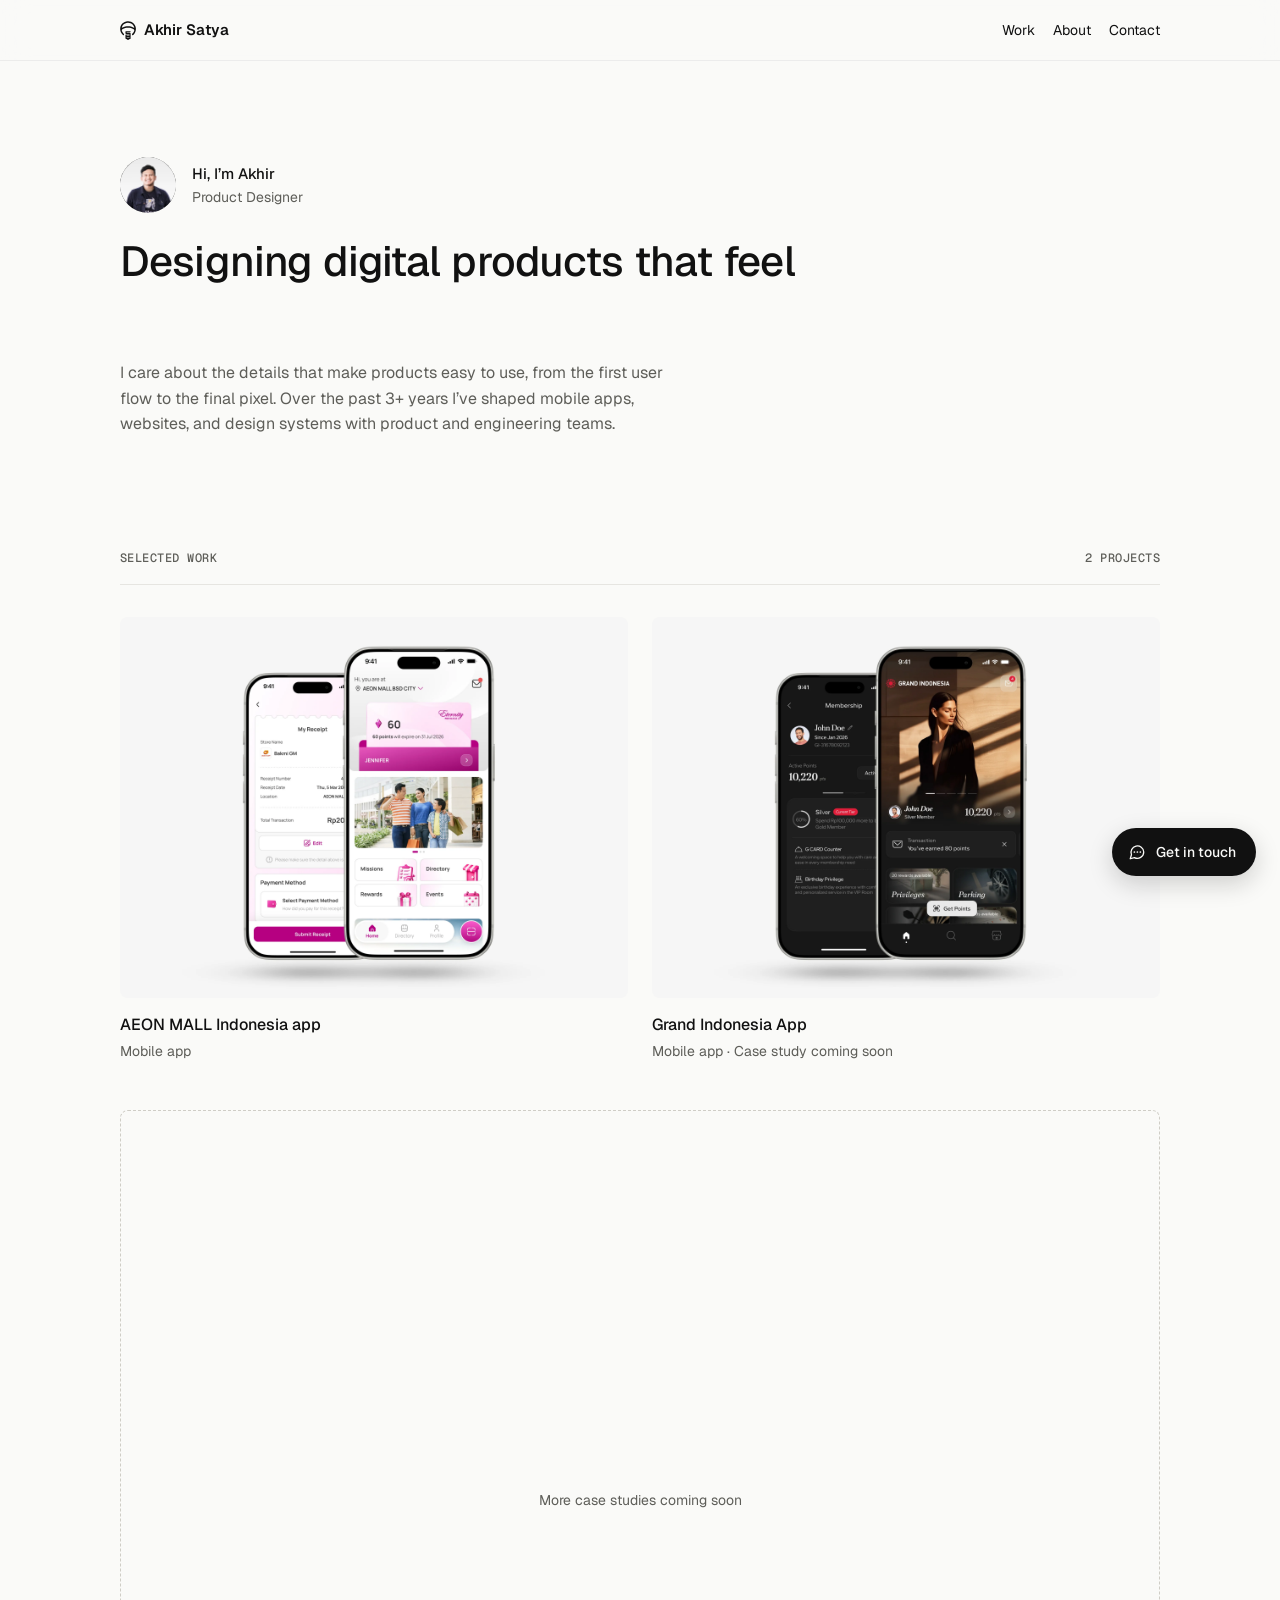
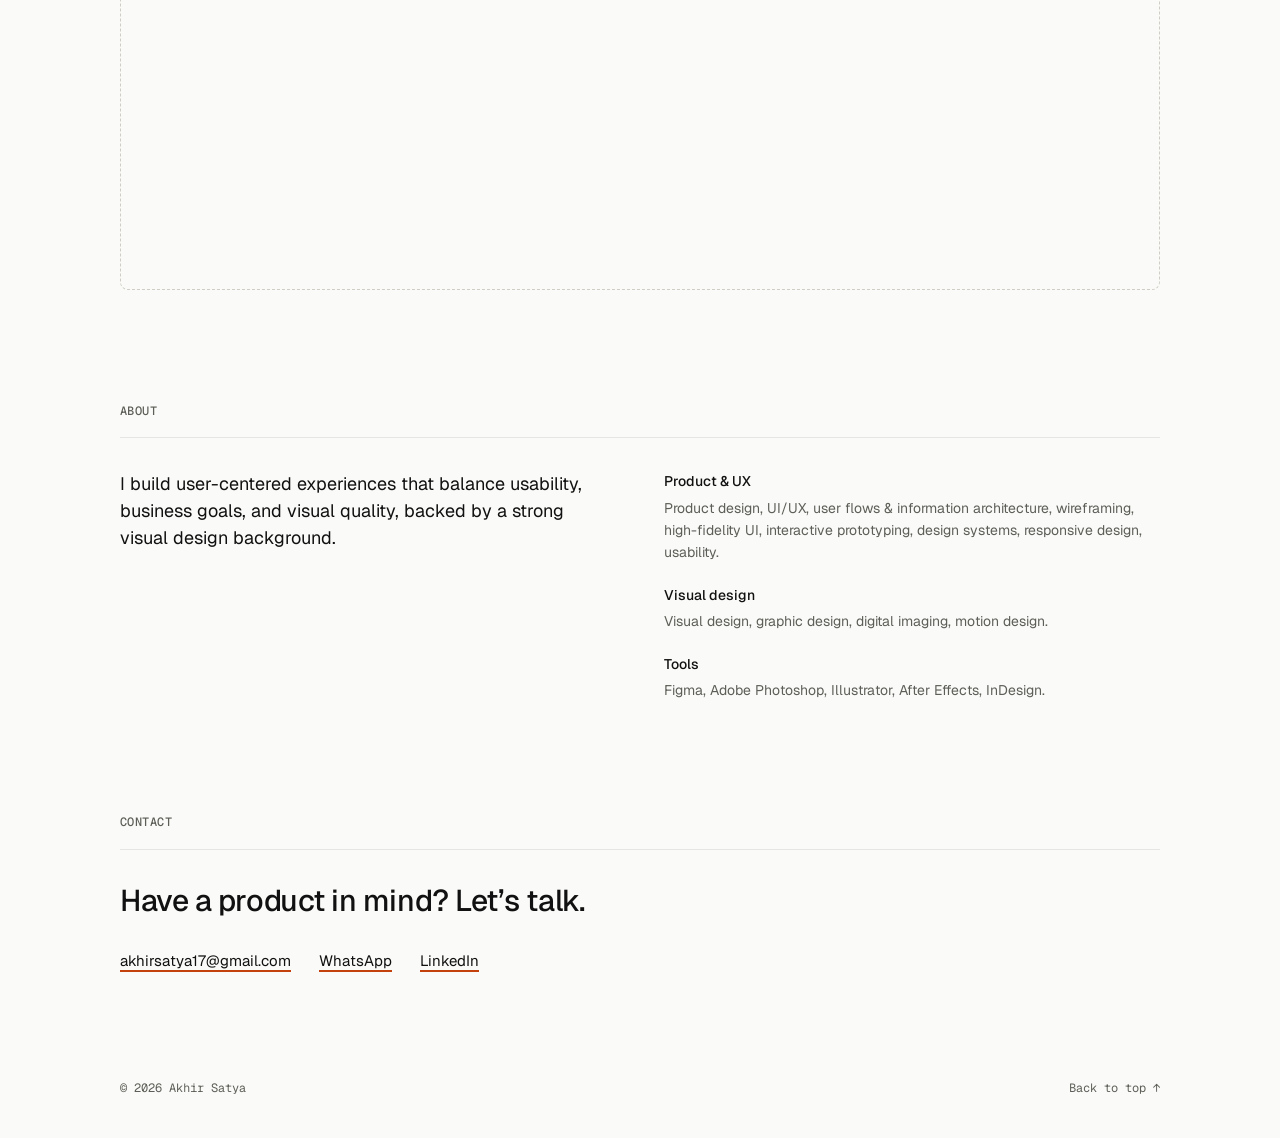
<file: index.html>
<!doctype html>
<html lang="en">
<head>
<meta charset="utf-8">
<meta name="viewport" content="width=device-width, initial-scale=1">
<title>Akhir Satya — Product Designer</title>
<meta name="description" content="Portfolio of Akhir Satya, a product designer focused on mobile apps, websites, and design systems.">
<!-- Delete the next line when you are ready for Google to find your site. Also see README. -->
<meta name="robots" content="noindex, nofollow">
<link rel="icon" href="assets/logo.svg" type="image/svg+xml">
<link rel="preconnect" href="https://fonts.googleapis.com">
<link rel="preconnect" href="https://fonts.gstatic.com" crossorigin>
<link href="https://fonts.googleapis.com/css2?family=Geist:wght@400;500;600&family=Geist+Mono:wght@400;500&display=swap" rel="stylesheet">
<link rel="stylesheet" href="style.css">
</head>
<body id="top">

<header class="site-header">
  <div class="header-inner">
    <a class="brand" href="#top"><img src="assets/logo.svg" alt="" width="16" height="19"><span>Akhir Satya</span></a>
    <nav class="navlinks" aria-label="Main">
      <a href="#work">Work</a>
      <a href="#about">About</a>
      <a href="#contact">Contact</a>
    </nav>
    <button type="button" class="burger" id="burger" aria-label="Menu" aria-expanded="false" aria-controls="mobile-menu">
      <svg width="24" height="24" viewBox="0 0 24 24" fill="none" stroke="#111111" stroke-width="1.7" stroke-linecap="round" aria-hidden="true"><line class="bl1" x1="4" y1="8" x2="20" y2="8"></line><line class="bl2" x1="4" y1="16" x2="20" y2="16"></line></svg>
    </button>
  </div>
  <nav class="mmenu" id="mobile-menu" aria-label="Menu" hidden>
    <a href="#work">Work</a>
    <a href="#about">About</a>
    <a href="#contact">Contact</a>
  </nav>
</header>

<main>
  <!-- HERO -->
  <section class="wrap hero">
    <div class="hello rv" style="--d:0s">
      <img src="assets/portrait.webp" alt="Portrait of Akhir Satya" width="56" height="56">
      <div class="hello-text">
        <span class="hello-name">Hi, I’m Akhir</span>
        <span class="hello-role">Product Designer</span>
      </div>
    </div>
    <h1>
      <span class="w rv" style="--d:0.15s">Designing</span><span class="w rv" style="--d:0.27s">digital</span><span class="w rv" style="--d:0.39s">products</span><span class="w rv" style="--d:0.51s">that</span><span class="w rv" style="--d:0.63s">feel</span><span class="slot"><span class="cyc" style="--c:0.75s">thoughtful.</span><span class="cyc" aria-hidden="true" style="--c:3.75s">intuitive.</span><span class="cyc" aria-hidden="true" style="--c:6.75s">effortless.</span><span class="cyc" aria-hidden="true" style="--c:9.75s">human.</span></span>
    </h1>
    <p class="hero-intro rv" style="--d:1.1s">I care about the details that make products easy to use, from the first user flow to the final pixel. Over the past 3+ years I’ve shaped mobile apps, websites, and design systems with product and engineering teams.</p>
  </section>

  <!-- SELECTED WORK (cards are generated from content.js) -->
  <section class="wrap work" id="work">
    <div class="section-label"><h2>Selected work</h2><span id="work-count"></span></div>
    <div class="grid" id="project-grid"></div>
  </section>

  <!-- ABOUT -->
  <section class="wrap about" id="about">
    <div class="section-label"><h2>About</h2></div>
    <div class="about-grid">
      <p class="about-statement">I build user-centered experiences that balance usability, business goals, and visual quality, backed by a strong visual design background.</p>
      <div class="about-details">
        <div>
          <h3>Product &amp; UX</h3>
          <p>Product design, UI/UX, user flows &amp; information architecture, wireframing, high-fidelity UI, interactive prototyping, design systems, responsive design, usability.</p>
        </div>
        <div>
          <h3>Visual design</h3>
          <p>Visual design, graphic design, digital imaging, motion design.</p>
        </div>
        <div>
          <h3>Tools</h3>
          <p>Figma, Adobe Photoshop, Illustrator, After Effects, InDesign.</p>
        </div>
      </div>
    </div>
  </section>

  <!-- CONTACT -->
  <section class="wrap contact" id="contact">
    <div class="section-label"><h2>Contact</h2></div>
    <p class="contact-lead">Have a product in mind? Let’s talk.</p>
    <div class="contact-links">
      <a href="#" data-link="email" data-text="email"></a>
      <a href="#" data-link="whatsapp">WhatsApp</a>
      <a href="#" data-link="linkedin">LinkedIn</a>
    </div>
    <div class="footer">
      <span>© <span id="year">2026</span> Akhir Satya</span>
      <a href="#top">Back to top ↑</a>
    </div>
  </section>
</main>

<!-- The floating "Get in touch" button is added by main.js on every page -->

<script src="content.js"></script>
<script src="main.js"></script>
</body>
</html>
</file>
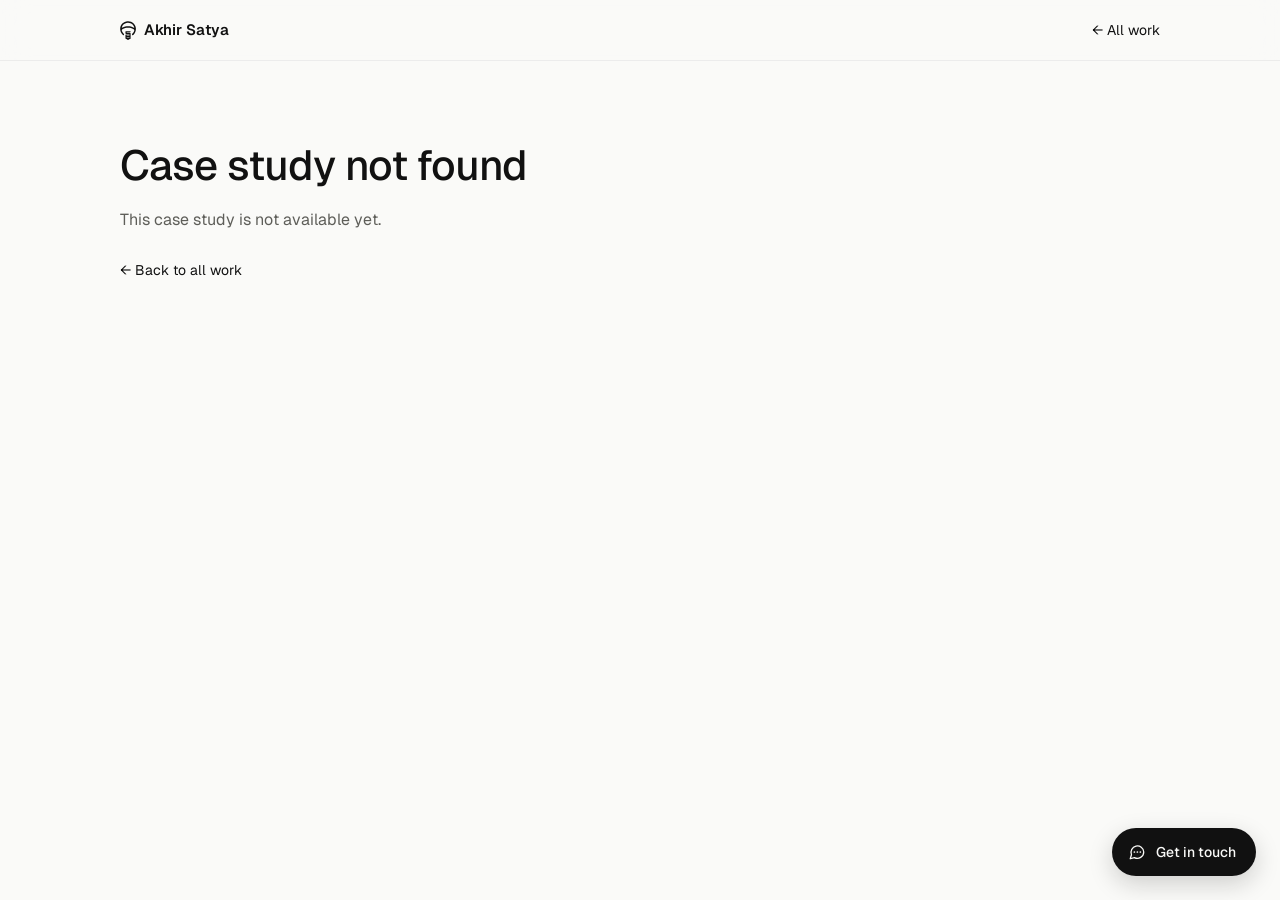
<file: project.html>
<!doctype html>
<html lang="en">
<head>
<meta charset="utf-8">
<meta name="viewport" content="width=device-width, initial-scale=1">
<title>Case study — Akhir Satya</title>
<!-- Delete the next line when you are ready for Google to find your site. Also see README. -->
<meta name="robots" content="noindex, nofollow">
<link rel="icon" href="assets/logo.svg" type="image/svg+xml">
<link rel="preconnect" href="https://fonts.googleapis.com">
<link rel="preconnect" href="https://fonts.gstatic.com" crossorigin>
<link href="https://fonts.googleapis.com/css2?family=Geist:wght@400;500;600&family=Geist+Mono:wght@400;500&display=swap" rel="stylesheet">
<link rel="stylesheet" href="style.css">
</head>
<body id="top">

<header class="site-header">
  <div class="header-inner">
    <a class="brand" href="index.html"><img src="assets/logo.svg" alt="" width="16" height="19"><span>Akhir Satya</span></a>
    <a class="backlink" href="index.html#work">← All work</a>
  </div>
</header>

<main id="case"></main>

<script src="content.js"></script>
<script src="main.js"></script>
</body>
</html>
</file>
<file: style.css>
/* Akhir Satya — portfolio styles */

:root {
  --bg: #FAFAF8;
  --ink: #111111;
  --muted: #5E5E59;
  --line: #E6E5E1;
  --tint: #EDECE8;
  --accent: #C2410C;
  --font: 'Geist', system-ui, -apple-system, 'Segoe UI', sans-serif;
  --mono: 'Geist Mono', ui-monospace, SFMono-Regular, Menlo, monospace;
  --px: 40px;
  --b112: 112px;
  --b80: 80px;
  --htop: 96px;
  --ttop: 80px;
}
@media (max-width: 640px) {
  :root { --px: 20px; --b112: 72px; --b80: 56px; --htop: 56px; --ttop: 48px; }
}

*, *::before, *::after { box-sizing: border-box; }
html { scroll-behavior: smooth; scroll-padding-top: 72px; }
body {
  margin: 0;
  background: var(--bg);
  color: var(--ink);
  font-family: var(--font);
  font-size: 15px;
  line-height: 1.6;
  -webkit-font-smoothing: antialiased;
}
a { color: inherit; text-decoration: none; }
a:hover { opacity: 0.6; }
h1, h2, h3, p { margin: 0; }
img { display: block; max-width: 100%; }
[hidden] { display: none !important; }

.wrap { max-width: 1120px; margin: 0 auto; padding-left: var(--px); padding-right: var(--px); }
.section-label {
  display: flex; flex-wrap: wrap; justify-content: space-between; gap: 8px 24px;
  padding-bottom: 16px; margin-bottom: 32px; border-bottom: 1px solid var(--line);
  font-family: var(--mono); font-size: 12px; font-weight: 500;
  letter-spacing: 0.04em; text-transform: uppercase; color: var(--muted);
}
.section-label h2 { font-size: 12px; font-weight: 500; }

/* ---------- Header ---------- */
.site-header {
  position: sticky; top: 0; z-index: 20;
  background: rgba(250, 250, 248, 0.86);
  -webkit-backdrop-filter: blur(14px); backdrop-filter: blur(14px);
  border-bottom: 1px solid rgba(17, 17, 17, 0.06);
}
.header-inner {
  max-width: 1120px; margin: 0 auto; padding: 8px var(--px);
  display: flex; flex-wrap: wrap; align-items: center; justify-content: space-between; gap: 0 24px;
}
.brand { display: inline-flex; align-items: center; gap: 8px; min-height: 44px; font-size: 15px; font-weight: 600; }
.brand img { width: 16px; height: 19px; }
.navlinks { display: flex; flex-wrap: wrap; align-items: center; gap: 0 18px; }
.navlinks a { display: inline-flex; align-items: center; min-height: 44px; font-size: 14px; }
.backlink { display: inline-flex; align-items: center; min-height: 44px; font-size: 14px; }

.burger {
  display: none; align-items: center; justify-content: center; flex: none;
  width: 44px; height: 44px; margin-right: -10px; padding: 0;
  border: 0; border-radius: 999px; background: transparent; cursor: pointer; color: var(--ink);
}
.burger line { transition: transform 0.3s cubic-bezier(0.2, 0.7, 0.2, 1); transform-box: fill-box; transform-origin: center; }
.burger.is-open .bl1 { transform: translateY(4px) rotate(45deg); }
.burger.is-open .bl2 { transform: translateY(-4px) rotate(-45deg); }
.burger:focus-visible, .fab:focus-visible, .crow:focus-visible { outline: 2px solid var(--ink); outline-offset: 3px; }
.mmenu {
  display: none; flex-direction: column; max-width: 1120px; margin: 0 auto;
  padding: 4px var(--px) 16px; animation: drop 0.25s cubic-bezier(0.2, 0.7, 0.2, 1) both;
}
.mmenu a { display: flex; align-items: center; min-height: 52px; font-size: 17px; }

/* ---------- Hero ---------- */
.hero { padding-top: var(--htop); padding-bottom: var(--b112); display: flex; flex-direction: column; gap: 24px; }
.hello { display: flex; align-items: center; gap: 16px; }
.hello img { width: 56px; height: 56px; border-radius: 999px; object-fit: cover; flex: none; background: var(--tint); }
.hello-text { display: flex; flex-direction: column; }
.hello-name { font-size: 15px; font-weight: 500; }
.hello-role { font-size: 14px; color: var(--muted); }
.hero h1 {
  max-width: 720px; font-size: clamp(28px, 3.4vw, 42px); font-weight: 500;
  line-height: 1.18; letter-spacing: -0.02em;
}
.hero h1 .w { display: inline-block; margin-right: 0.26em; }
.slot { display: inline-grid; vertical-align: baseline; color: var(--accent); }
.slot .cyc { grid-area: 1 / 1; white-space: nowrap; }
.hero-intro { max-width: 560px; font-size: 16px; color: var(--muted); }

/* ---------- Work ---------- */
.work { padding-bottom: var(--b112); }
.grid { display: flex; flex-wrap: wrap; gap: 48px 24px; }
.card { flex: 1 1 440px; min-width: 0; display: flex; flex-direction: column; gap: 14px; }
.card-media {
  width: 100%; aspect-ratio: 4 / 3; border-radius: 8px; background: var(--tint);
  object-fit: cover; display: block;
}
.card-body { display: flex; flex-direction: column; gap: 2px; }
.card-top { display: flex; flex-wrap: wrap; justify-content: space-between; align-items: baseline; gap: 2px 16px; }
.card-title { font-size: 16px; font-weight: 500; }
.card-year { font-family: var(--mono); font-size: 12px; color: var(--muted); }
.card-meta { font-size: 14px; color: var(--muted); }
.card.soon .card-media { opacity: 1; }
.card-more .card-media {
  background: transparent; border: 1px dashed #CFCDC6; display: flex; align-items: center;
  justify-content: center; text-align: center; padding: 16px; font-size: 14px; color: var(--muted);
}

/* ---------- About ---------- */
.about { padding-bottom: var(--b112); }
.about-grid { display: flex; flex-wrap: wrap; gap: 32px 48px; }
.about-statement { flex: 1 1 400px; min-width: 0; font-size: 18px; line-height: 1.5; }
.about-details { flex: 1 1 400px; min-width: 0; display: flex; flex-direction: column; gap: 20px; font-size: 14px; }
.about-details h3 { font-size: 14px; font-weight: 500; margin-bottom: 4px; }
.about-details p { color: var(--muted); }

/* ---------- Contact ---------- */
.contact { padding-bottom: 40px; }
.contact-lead { max-width: 560px; margin-bottom: 20px; font-size: clamp(22px, 2.6vw, 30px); font-weight: 500; line-height: 1.25; letter-spacing: -0.015em; }
.contact-links { display: flex; flex-wrap: wrap; gap: 0 28px; font-size: 15px; }
.contact-links a {
  display: inline-flex; align-items: center; min-height: 44px;
  text-decoration: underline; text-underline-offset: 4px; text-decoration-thickness: 2px; text-decoration-color: var(--accent);
}
.footer {
  display: flex; flex-wrap: wrap; justify-content: space-between; gap: 8px 24px;
  margin-top: 96px; font-family: var(--mono); font-size: 12px; color: var(--muted);
}

/* ---------- Case study page ---------- */
.cs-title { padding-top: var(--ttop); padding-bottom: 48px; display: flex; flex-direction: column; gap: 16px; }
.eyebrow { font-family: var(--mono); font-size: 12px; letter-spacing: 0.04em; text-transform: uppercase; color: var(--muted); }
.cs-title h1 { font-size: clamp(28px, 3.4vw, 42px); font-weight: 500; line-height: 1.18; letter-spacing: -0.02em; }
.cs-summary { max-width: 600px; font-size: 16px; color: var(--muted); }
.cs-hero { padding-bottom: 40px; }
.cs-hero img { width: 100%; height: auto; border-radius: 8px; background: var(--tint); }
.cs-meta { padding-bottom: var(--b112); }
.cs-meta-row { display: flex; flex-wrap: wrap; gap: 20px 32px; padding: 20px 0; border-bottom: 1px solid var(--line); }
.cs-meta-item { flex: 1 1 160px; min-width: 0; display: flex; flex-direction: column; gap: 2px; }
.cs-meta-item .k { font-family: var(--mono); font-size: 11px; letter-spacing: 0.04em; text-transform: uppercase; color: var(--muted); }
.cs-meta-item .v { font-size: 14px; }
.cs-sections { padding-bottom: var(--b80); display: flex; flex-direction: column; gap: 64px; }
.cs-section { display: flex; flex-wrap: wrap; gap: 12px 48px; }
.cs-section h2 { flex: 1 1 200px; min-width: 0; font-size: 15px; font-weight: 500; }
.cs-body { flex: 3 1 480px; min-width: 0; display: flex; flex-direction: column; gap: 20px; }
.cs-body p { max-width: 640px; color: #3D3D39; }
.cs-body img { width: 100%; height: auto; border-radius: 8px; background: var(--tint); }
.cs-next { padding-bottom: 40px; }
.cs-next a {
  display: flex; flex-wrap: wrap; justify-content: space-between; align-items: baseline; gap: 8px 24px;
  padding: 24px 0; border-top: 1px solid var(--line); border-bottom: 1px solid var(--line);
}
.cs-next .t { font-size: 18px; font-weight: 500; }

/* ---------- Floating contact ---------- */
.fabwrap {
  position: fixed; right: 24px; bottom: 24px; z-index: 30;
  display: flex; flex-direction: column; align-items: flex-end; gap: 12px;
}
.panel {
  width: min(320px, calc(100vw - 48px)); padding: 12px; border-radius: 20px; background: #FFFFFF;
  box-shadow: 0 24px 60px rgba(17, 17, 17, 0.12), 0 2px 10px rgba(17, 17, 17, 0.05);
  display: flex; flex-direction: column; gap: 4px; transform-origin: bottom right;
  animation: pop 0.28s cubic-bezier(0.2, 0.7, 0.2, 1) both;
}
.panel-head { padding: 8px 12px 10px; display: flex; flex-direction: column; gap: 2px; }
.panel-head h2 { font-size: 16px; font-weight: 500; letter-spacing: -0.01em; }
.panel-head p { font-size: 13px; line-height: 1.5; color: var(--muted); }
.crow {
  display: flex; align-items: center; gap: 14px; min-height: 52px; padding: 8px 12px;
  border-radius: 12px; transition: background 0.2s ease;
}
.crow:hover { background: #F1F0EC; opacity: 1; }
.crow svg { flex: none; }
.crow .l { display: flex; flex-direction: column; min-width: 0; }
.crow .l b { font-size: 14px; font-weight: 500; line-height: 1.35; }
.crow .l span { font-size: 13px; line-height: 1.35; color: var(--muted); }

.fab {
  display: inline-flex; align-items: center; gap: 10px; min-height: 48px; padding: 0 20px 0 16px;
  border: 0; border-radius: 999px; background: var(--ink); color: var(--bg);
  font-family: inherit; font-size: 14px; font-weight: 500; cursor: pointer;
  box-shadow: 0 8px 24px rgba(17, 17, 17, 0.18);
  transition: transform 0.2s ease, box-shadow 0.2s ease;
}
.fab:hover { transform: translateY(-2px); box-shadow: 0 14px 32px rgba(17, 17, 17, 0.24); }
.fab-icon { position: relative; width: 18px; height: 18px; flex: none; display: inline-block; }
.ic { position: absolute; left: 0; top: 0; transition: opacity 0.3s ease, transform 0.35s cubic-bezier(0.2, 0.7, 0.2, 1); }
.ic-x { opacity: 0; transform: rotate(-90deg) scale(0.5); }
.fab.is-open .ic-chat { opacity: 0; transform: rotate(90deg) scale(0.5); }
.fab.is-open .ic-x { opacity: 1; transform: none; }
.dot { animation: dotwave 3.4s ease-in-out infinite; animation-delay: calc(var(--i) * 0.16s + 1.2s); }
.fab:hover .dot { animation-duration: 1.4s; }

/* ---------- Animations ---------- */
@keyframes rise { from { opacity: 0; transform: translateY(0.5em); filter: blur(6px); } to { opacity: 1; transform: none; filter: blur(0); } }
@keyframes cycle {
  0% { opacity: 0; transform: translateY(0.45em); filter: blur(6px); }
  4% { opacity: 1; transform: none; filter: blur(0); }
  22% { opacity: 1; transform: none; filter: blur(0); }
  26% { opacity: 0; transform: translateY(-0.45em); filter: blur(6px); }
  100% { opacity: 0; transform: translateY(-0.45em); filter: blur(6px); }
}
@keyframes pop { from { opacity: 0; transform: translateY(10px) scale(0.97); } to { opacity: 1; transform: none; } }
@keyframes drop { from { opacity: 0; transform: translateY(-6px); } to { opacity: 1; transform: none; } }
@keyframes dotwave {
  0%, 34%, 100% { opacity: 0.35; transform: translateY(0); }
  17% { opacity: 1; transform: translateY(-1.6px); }
}
.rv { animation: rise 0.9s cubic-bezier(0.2, 0.7, 0.2, 1) both; animation-delay: var(--d, 0s); }
.cyc { animation: cycle 12s ease infinite both; animation-delay: var(--c, 0s); }

/* ---------- Mobile ---------- */
@media (max-width: 640px) {
  .navlinks { display: none; }
  .burger { display: inline-flex; }
  .mmenu { display: flex; }
  .fabwrap { left: 50%; right: auto; transform: translateX(-50%); align-items: center; }
  .panel { transform-origin: bottom center; }
}

/* ---------- Reduced motion ---------- */
@media (prefers-reduced-motion: reduce) {
  html { scroll-behavior: auto; }
  .rv, .cyc, .dot, .panel, .mmenu { animation: none; }
  .rv { opacity: 1; transform: none; filter: none; }
  .cyc { opacity: 1; transform: none; filter: none; }
  .cyc:not(:first-child) { display: none; }
  .fab, .ic, .burger line, .crow { transition: none; }
}
</file>
